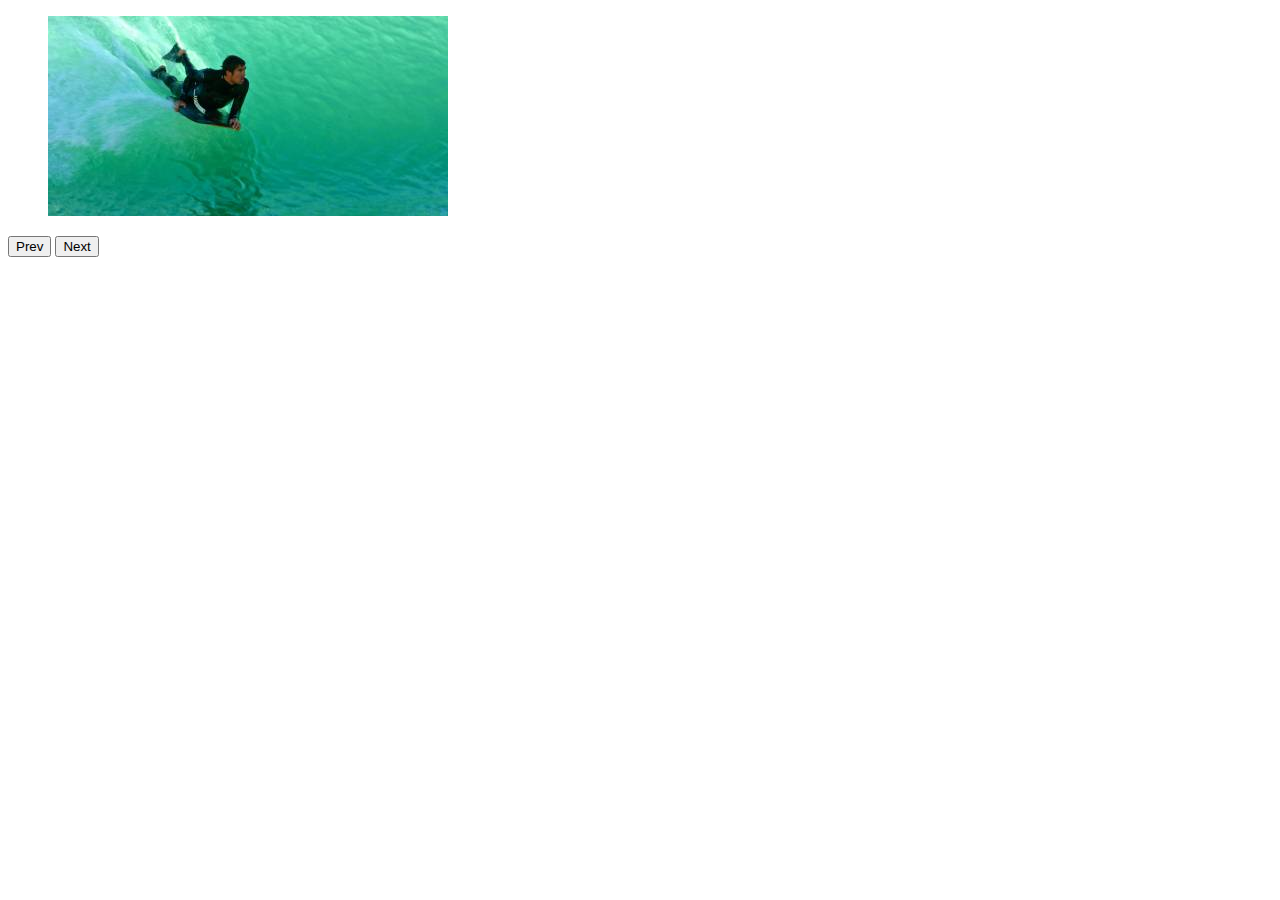
<file: 1_Slider/index.html>
<!DOCTYPE html>
<html lang="en">
<head>
    <meta charset="UTF-8">
    <title>CodersLab</title>
    <link rel="stylesheet" href="css/style.css">
</head>
<body>

<div class="slider">
    <ul>
        <li><img src="images/1.jpeg"></li>
        <li><img src="images/2.jpeg"></li>
        <li><img src="images/3.jpeg"></li>
        <li><img src="images/4.jpeg"></li>
        <li><img src="images/5.jpeg"></li>
        <li><img src="images/6.jpeg"></li>
    </ul>
    <button id="prevPicture">Prev</button>
    <button id="nextPicture">Next</button>
</div>
<script src="js/app.js"></script>
</body>
</html>
</file>
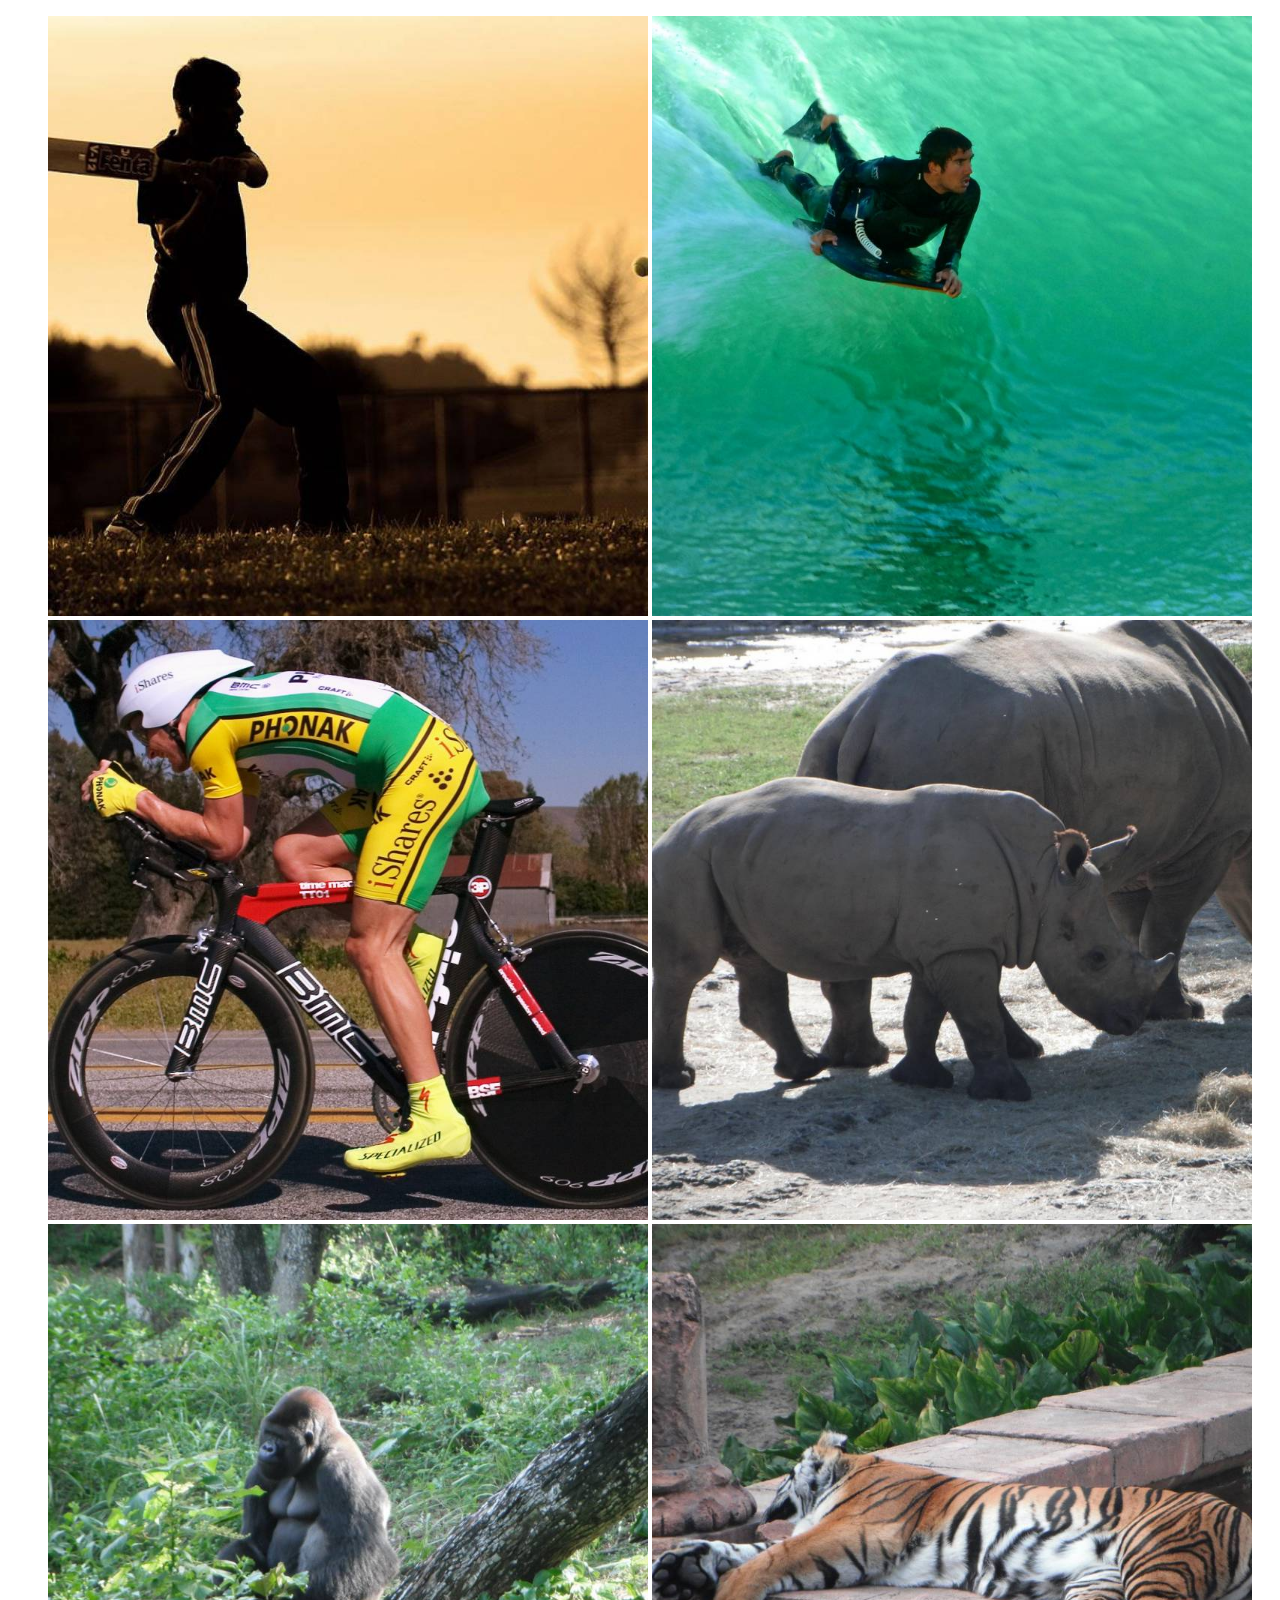
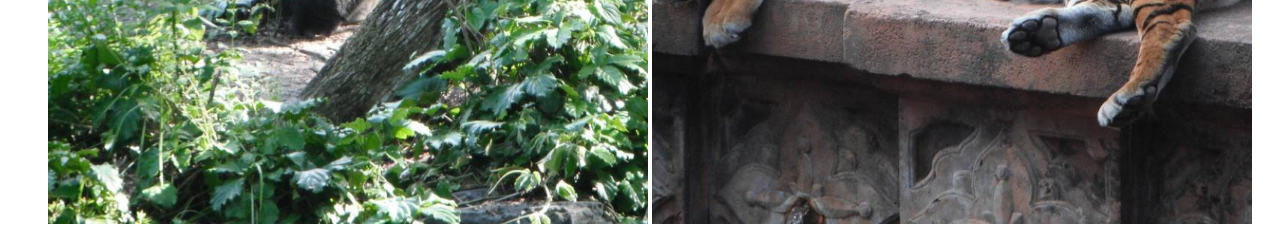
<file: 2_Gallery/index.html>
<!DOCTYPE html>
<html lang="en">
<head>
    <meta charset="UTF-8">
    <title>CodersLab</title>
    <link rel="stylesheet" href="css/style.css">
</head>
<body>

<div class="gallery">
    <ul>
        <li><img src="images/1.jpeg"></li>
        <li><img src="images/2.jpeg"></li>
        <li><img src="images/3.jpeg"></li>
        <li><img src="images/4.jpeg"></li>
        <li><img src="images/5.jpeg"></li>
        <li><img src="images/6.jpeg"></li>
    </ul>
</div>
<script src="js/app.js"></script>
</body>
</html>
</file>
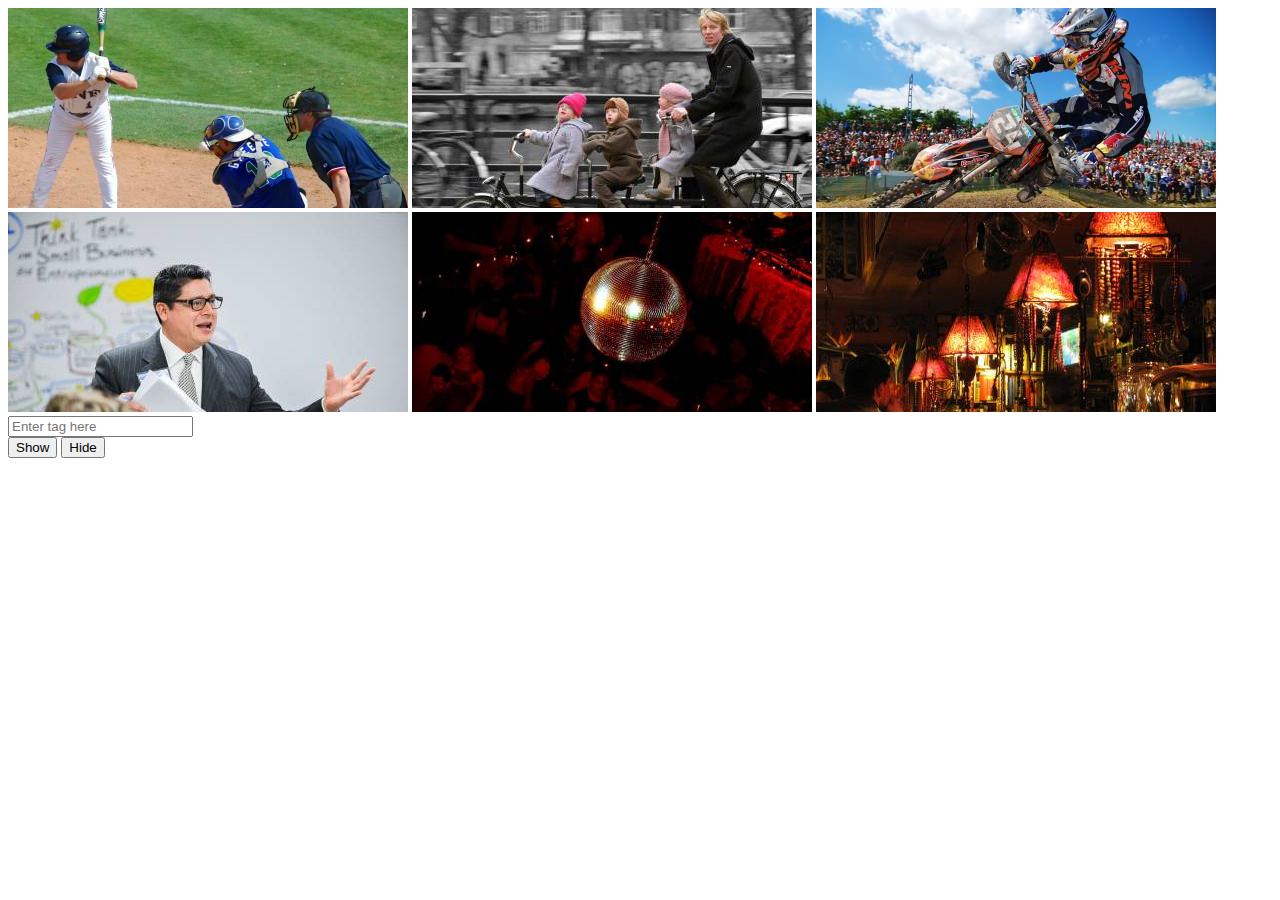
<file: 3_GalleryWithFilter/index.html>
<!DOCTYPE html>
<html lang="en">
<head>
    <meta charset="UTF-8">
    <title>CodersLab</title>
    <link rel="stylesheet" href="css/style.css">
</head>
<body>

<div id="gallery">
    <img data-tag="baseball,sport,people" src="images/1.jpeg">
    <img data-tag="bike,people" src="images/2.jpeg">
    <img data-tag="motorbike,sport,people" src="images/3.jpeg">
    <img data-tag="people" src="images/4.jpeg">
    <img data-tag="people,nightlife" src="images/5.jpeg">
    <img data-tag="nightlife" src="images/6.jpeg">
</div>

<input id="tagInput" type="text" placeholder="Enter tag here">
<br>
<button id="showButton">Show</button>
<button id="hideButton">Hide</button>
<script src="js/app.js"></script>
</body>
</html>
</file>
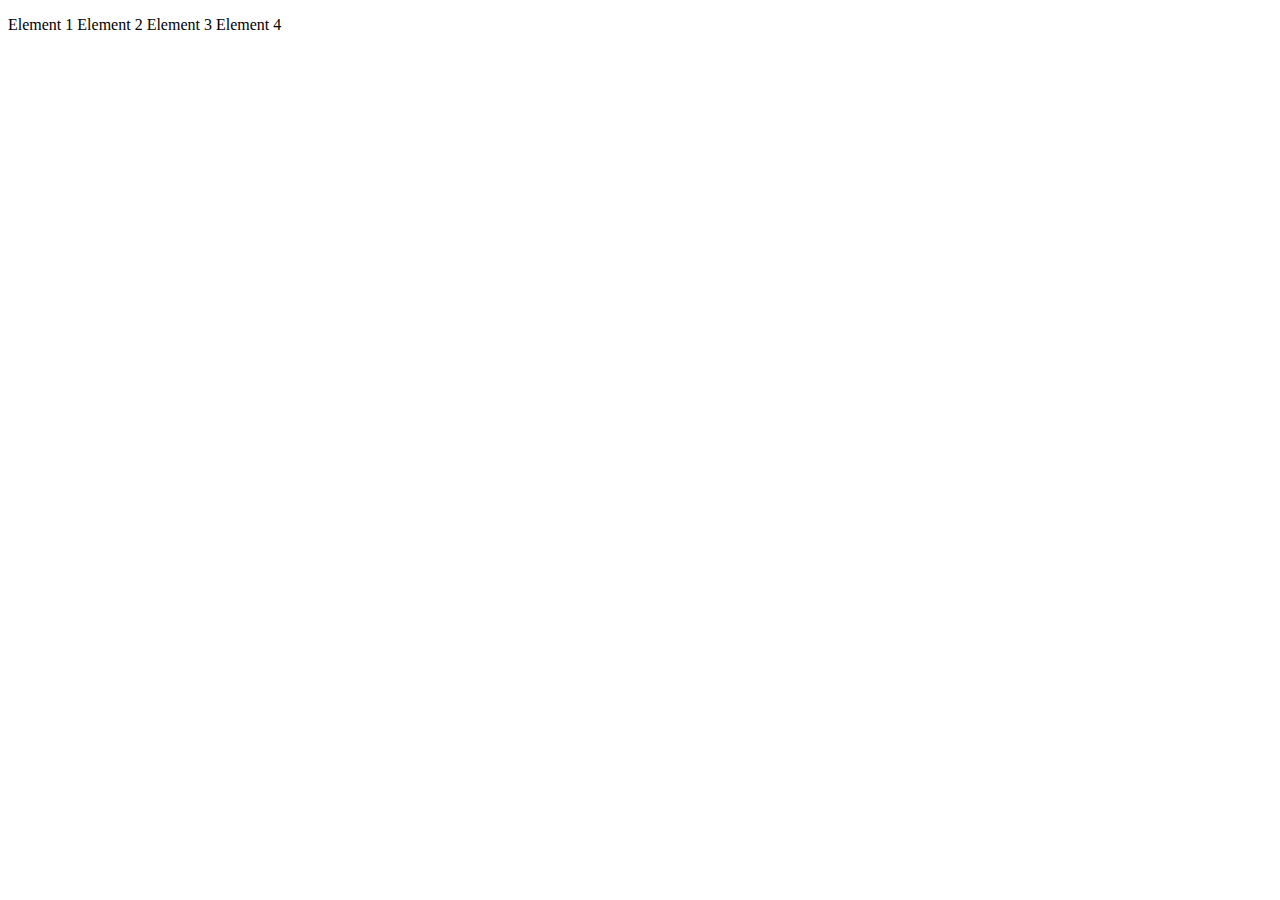
<file: 4_Menu/index.html>
<!DOCTYPE html>
<html lang="pl-PL">
<head>
    <meta charset="UTF-8">
    <title>CodersLab</title>
    <link rel="stylesheet" href="css/style.css">
</head>
<body>

<div class="nav">
    <ul>
        <li>Element 1</li>
        <li>Element 2
            <ul>
                <li>Element 2.1</li>
                <li>Element 2.2</li>
                <li>Element 2.3</li>
                <li>Element 2.4</li>
            </ul>
        </li>
        <li>Element 3</li>
        <li>Element 4
            <ul>
                <li>Element 4.1</li>
                <li>Element 4.2</li>
                <li>Element 4.3</li>
                <li>Element 4.4</li>
            </ul>
        </li>
    </ul>
</div>
<script src="js/app.js"></script>
</body>
</html>
</file>
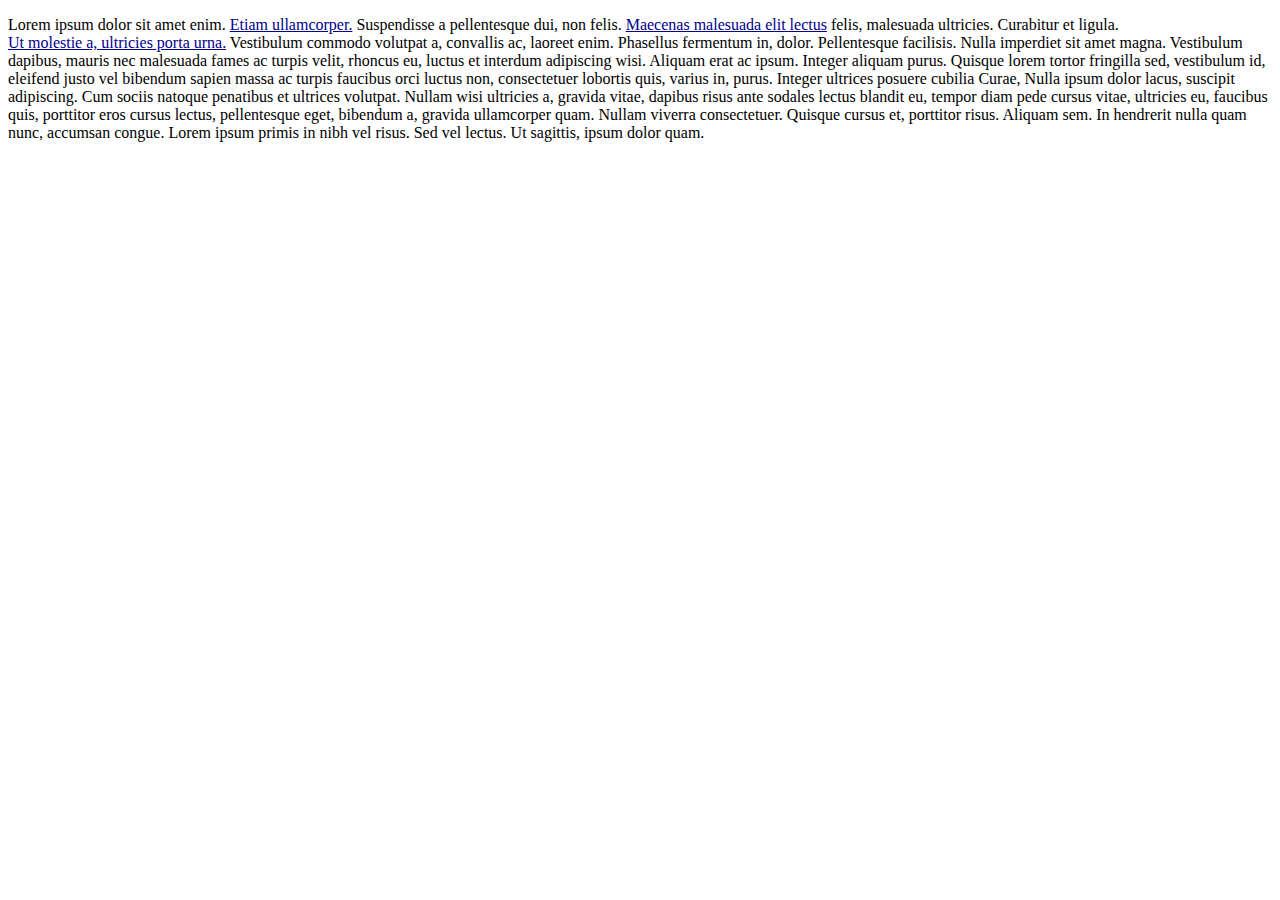
<file: 5_Tooltips/index.html>
<!DOCTYPE html>
<html lang="pl-PL">

<head>
    <meta charset="UTF-8">
    <title>CodersLab</title>
    <link rel="stylesheet" href="css/style.css">
</head>

<body>

    <p>
        Lorem ipsum dolor sit amet enim. <span class="tooltip" data-text="To jest text tooltipa"> Etiam
            ullamcorper.</span>
        Suspendisse a pellentesque dui, non felis. <span class="tooltip" data-text="Tooltip 2">Maecenas malesuada elit
            lectus</span>
        felis, malesuada ultricies. Curabitur et ligula.<span class="tooltip" data-text="Tooltip 3">Ut molestie a,
            ultricies porta
            urna.</span> Vestibulum commodo volutpat a, convallis ac, laoreet enim. Phasellus fermentum in, dolor.
        Pellentesque facilisis.
        Nulla imperdiet sit amet magna. Vestibulum dapibus, mauris nec malesuada fames ac turpis velit, rhoncus eu,
        luctus et interdum
        adipiscing wisi. Aliquam erat ac ipsum. Integer aliquam purus. Quisque lorem tortor fringilla sed, vestibulum
        id, eleifend justo
        vel bibendum sapien massa ac turpis faucibus orci luctus non, consectetuer lobortis quis, varius in, purus.
        Integer ultrices
        posuere cubilia Curae, Nulla ipsum dolor lacus, suscipit adipiscing. Cum sociis natoque penatibus et ultrices
        volutpat. Nullam
        wisi ultricies a, gravida vitae, dapibus risus ante sodales lectus blandit eu, tempor diam pede cursus vitae,
        ultricies eu,
        faucibus quis, porttitor eros cursus lectus, pellentesque eget, bibendum a, gravida ullamcorper quam. Nullam
        viverra
        consectetuer. Quisque cursus et, porttitor risus. Aliquam sem. In hendrerit nulla quam nunc, accumsan congue.
        Lorem ipsum
        primis in nibh vel risus. Sed vel lectus. Ut sagittis, ipsum dolor quam.
    </p>
    <script src="js/app.js"></script>
</body>

</html>
</file>
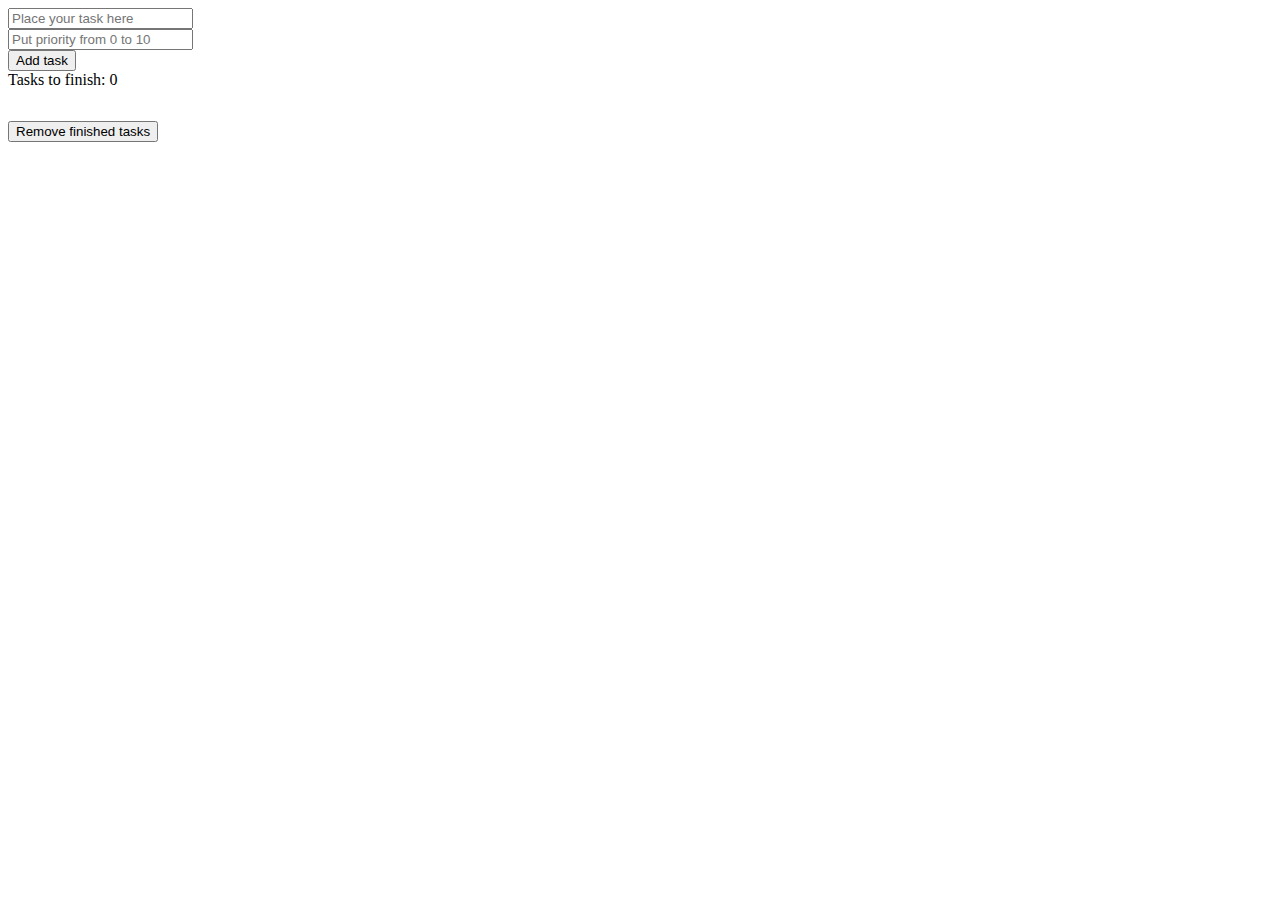
<file: 6_ToDoList/index.html>
<!DOCTYPE html>
<html lang="en">
<head>
    <meta charset="UTF-8">
    <title>CodersLab</title>
    <link rel="stylesheet" href="css/style.css">
</head>

<body>
<input id="taskInput" placeholder="Place your task here"><br>
<input id="taskPriority" placeholder="Put priority from 0 to 10"><br>
<button id="addTaskButton">Add task</button>
<div>Tasks to finish: <span id="counter">0</span></div>
<ul id="taskList">
    <!--<li>
        <h1>Task 1</h1>
        <button>Delete</button>
        <button>Complete</button>
    </li>
    <li class="done">
        <h1>Task 2</h1>
        <button>Delete</button>
        <button>Complete</button>
    </li>-->
</ul>
<button id="removeFinishedTasksButton">Remove finished tasks</button>
<script src="js/app.js"></script>
</body>
</html>
</file>
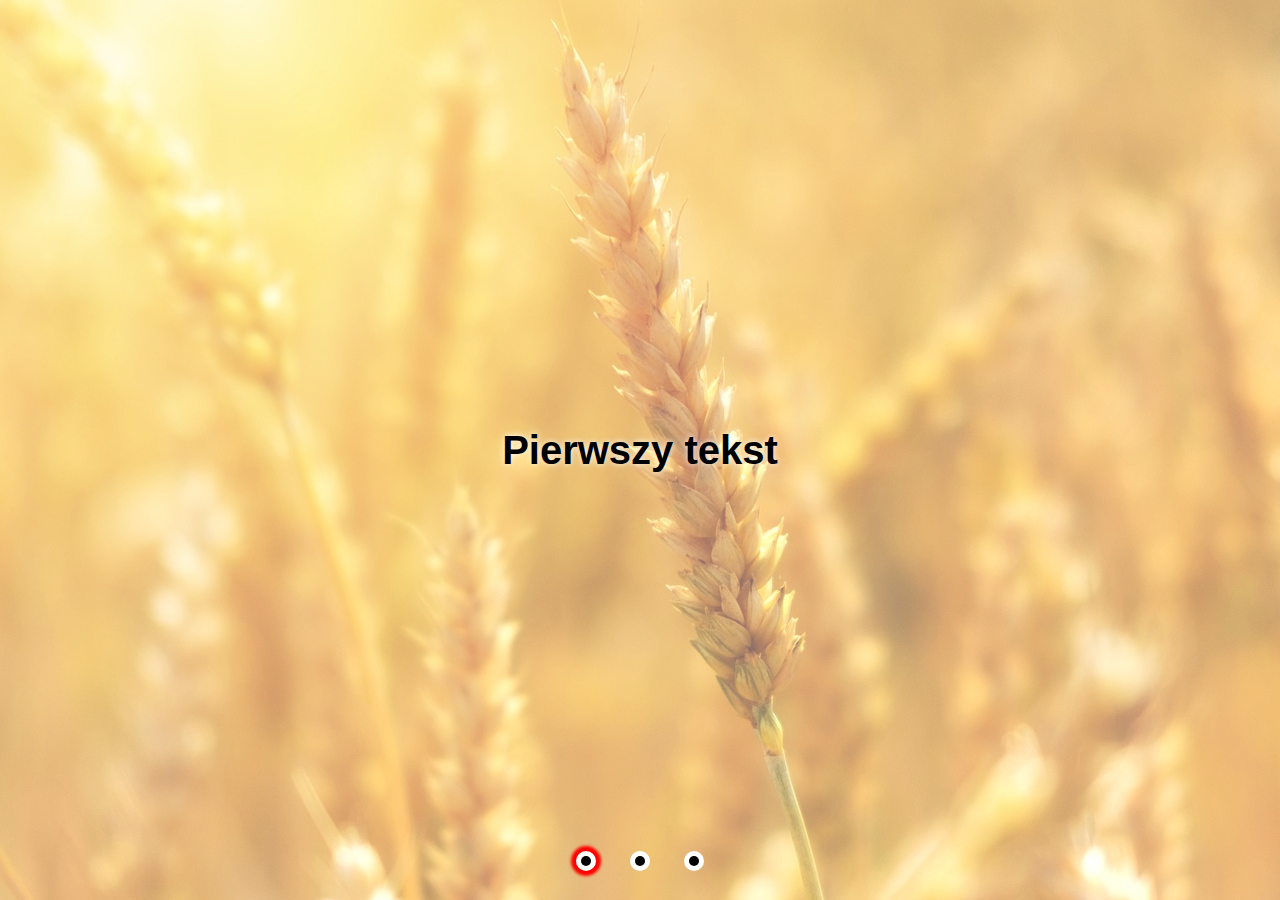
<file: 7_Slider ze zmiana klawiszy/index.html>
<!DOCTYPE html>
<html lang="en">

<head>
  <meta charset="UTF-8">
  <title>Slider</title>
  <link rel="stylesheet" href="style.css">
</head>

<body>
  <header>
    <img class="slider" src="images/img1.jpg" alt="">
    <h1 class="slider">Pierwszy tekst</h1>
    <div class="dots">
      <span id="one" class="active"></span>
      <span id="two"></span>
      <span id="three"></span>
    </div>
  </header>

  <script src="main.js"></script>
</body>

</html>
</file>
<file: 1_Slider/css/style.css>
.slider ul{
    list-style: none;
}

.slider li{
    display: none;
}

.slider .visible{
    display: inline-block;
}
</file>
<file: 2_Gallery/css/style.css>
.gallery ul {
    list-style: none;
}

.gallery li {
    display: inline-block;
}

.gallery li img {
    width: 600px;
    height: 600px;
}

.fullScreen {
    position: fixed;
    width: 100%;
    height: 100%;
    left: 0;
    top: 0;
    z-index: 1;
    background:rgba(255,255,255,0.7);
}
.fullScreen .close {
    display: block;
    margin: auto;
}

.fullScreen img {
    display: block;
    margin: 15px auto 5px;
    width: auto;
    height: calc(100% - 50px);
}
</file>
<file: 3_GalleryWithFilter/css/style.css>
.invisible {
    display: none;
}
</file>
<file: 4_Menu/css/style.css>
ul {
    padding: 0;
}

.nav ul {
    list-style: none;
    width: 100%;
}

.nav>ul>li {
    display: inline-block;
    position: relative;
}

.nav>ul>li>ul {
    display: none;
    position: absolute;
    width: 300px;
}
</file>
<file: 5_Tooltips/css/style.css>
.tooltip {
    text-decoration: underline;
    color: darkblue;
    position: relative;
    display: inline-block;
}

.tooltipText {
    position: absolute;
    top: 100%;
    display: block;
    background-color: white;
    color: black;
    border: solid black 1px;
    z-index: 1;
}
</file>
<file: 6_ToDoList/css/style.css>
.done {
    color: red;
}
#taskList {
    list-style-type: decimal;
    display: flex;
    flex-direction: column-reverse;
}
</file>
<file: 7_Slider ze zmiana klawiszy/style.css>
* {
    margin: 0;
}

header {
    width: 100%;
    height: 100vh;
    position: relative;
    overflow: hidden;
}

img {
    position: absolute;
    min-width: 100%;
    min-height: 100%;
    position: absolute;
    top: 50%;
    left: 50%;
    transform: translate(-50%, -50%);
    opacity: 0.6;
}

h1 {
    position: absolute;
    top: 50%;
    left: 50%;
    transform: translate(-50%, -50%);
    font-size: 40px;
    font-family: tahoma, sans-serif;
    text-shadow: 0 0 6px white;
}

.dots {
    position: absolute;
    bottom: 30px;
    left: 50%;
    transform: translateX(-50%)
}

.dots span {
    display: inline-block;
    background-color: #000;
    margin: 0 20px;
    width: 10px;
    height: 10px;
    border-radius: 50%;
    box-shadow: 0 0 0 5px white;
}

.dots span.active {
    box-shadow: 0 0 0 5px white, 0 0 3px 10px red;
}
</file>
